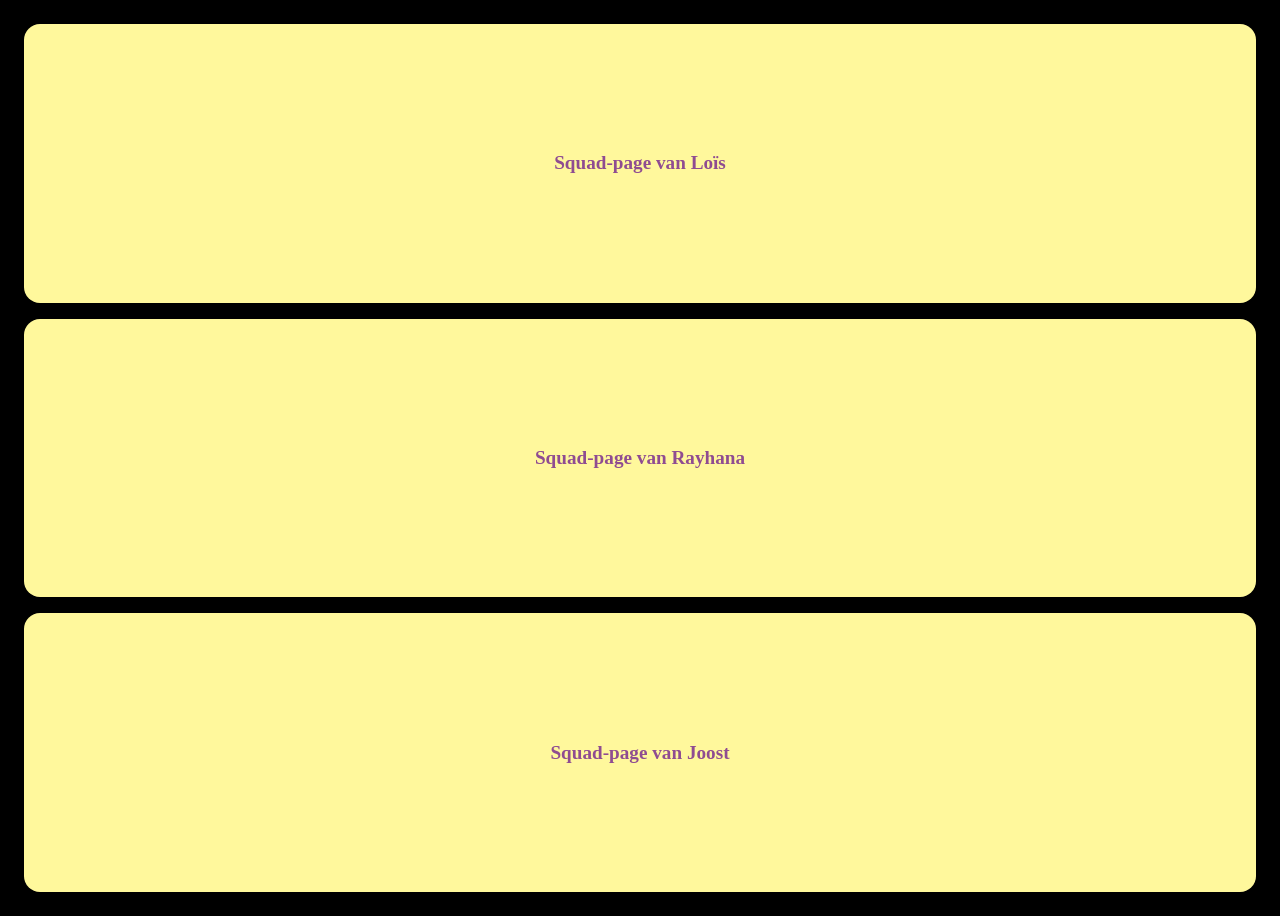
<file: index.html>
<!DOCTYPE html>
<html lang="nl">
  <head>
    <meta charset="UTF-8">
    <meta name="viewport" content="width=device-width, initial-scale=1.0">
    <title>Squadpage Team123</title>
    <link rel="stylesheet" href="styles/style.css">
  </head>
  <body>

    <nav>
        <a href="indexlois.html">Squad-page van Loïs</a>
        <a href="indexray.html">Squad-page van Rayhana</a>
        <a href="indexJoost.html">Squad-page van Joost</a>
    </nav>
   
  </body>
</html>
</file>
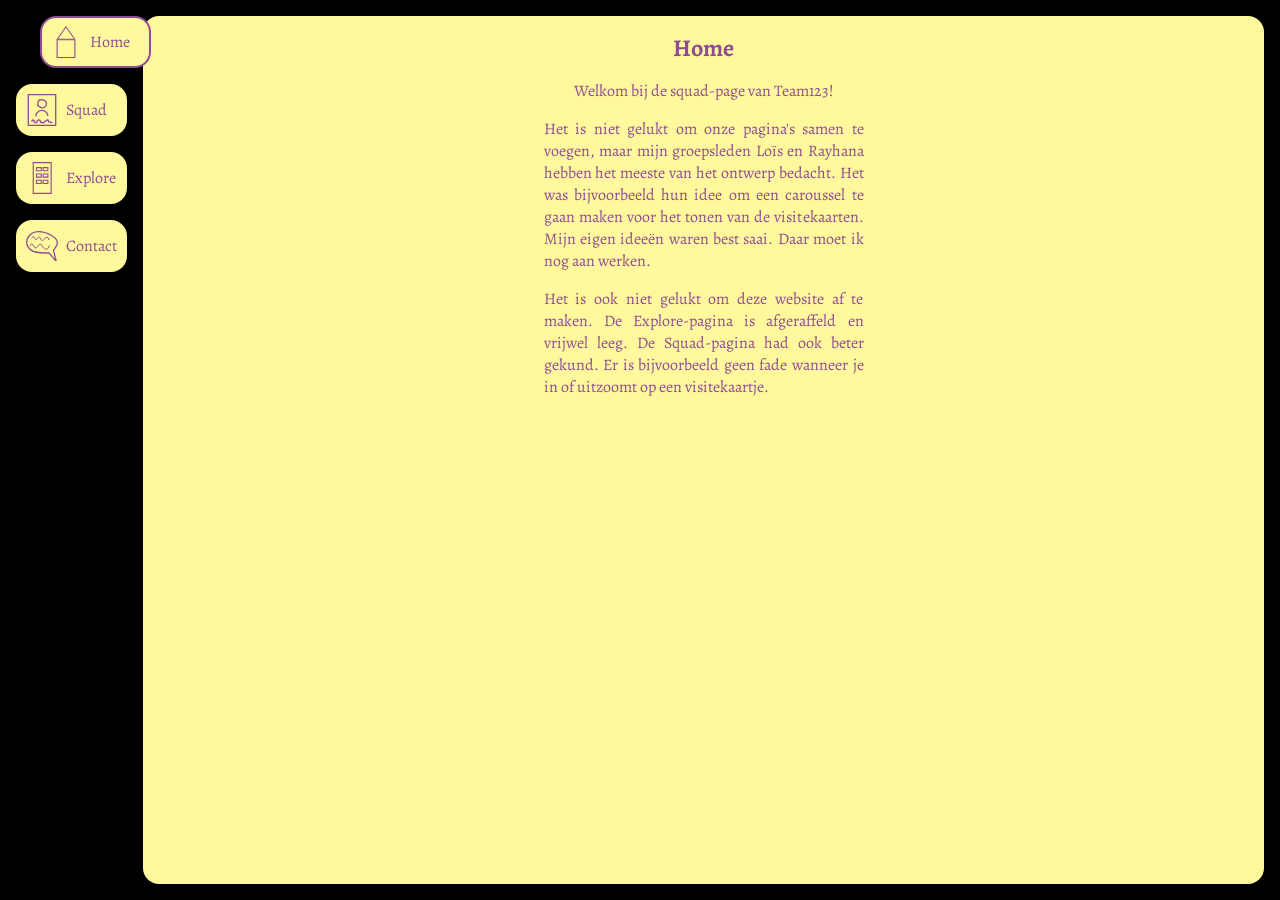
<file: indexJoost.html>
<!DOCTYPE html>
<html lang="nl">
  <head>
    <meta charset="UTF-8">
    <meta name="viewport" content="width=device-width, initial-scale=1.0">
    <title>Squadpage Team123</title>
    <link rel="stylesheet" href="styles/styleJoost.css">
  </head>
  <body>

    <section id="home">
      <h1>Home</h1>

      <p>Welkom bij de squad-page van Team123!</p>

      <p>Het is niet gelukt om onze pagina's samen te voegen,
        maar mijn groepsleden Loïs en Rayhana hebben het meeste van het ontwerp bedacht.
        Het was bijvoorbeeld hun idee om een caroussel te gaan maken voor het tonen van de
        visitekaarten. Mijn eigen ideeën waren best saai. Daar moet ik nog aan werken.
      </p>

      <p>Het is ook niet gelukt om deze website af te maken. De Explore-pagina is afgeraffeld en vrijwel leeg.
        De Squad-pagina had ook beter gekund. Er is bijvoorbeeld geen fade wanneer je in of uitzoomt op een
        visitekaartje.
      </p>
    </section>

    <section id="squad">
      <h1>The Squad</h1>
      <p class="slogan">Meet the creative minds behind the code and design</p>

      <div class="kaartBrowser">
        <button>
          <svg viewbox="0 0 64 64">
            <use href="assets/joost/Pijl.svg#icoon" />
          </svg>
        </button>

        <search>
          <form>
            <input name="zoektekst" type="text">
            <button type="submit">
              <svg viewbox="0 0 64 64">
                <use href="assets/joost/Loep.svg#icoon" />
              </svg>
            </button>
          </form>
        </search>

        <button>
          <svg viewbox="0 0 64 64">
            <use href="assets/joost/Pijl.svg#icoon" />
          </svg>
        </button>

        <!--Hierin komen de visitekaartjes.-->
        <div class="visitekaartjes"></div>
      </div>

    </section>

    <section id="explore">
        <h1>Campus</h1>

        <article>
          <h2>Bibliotheek</h2>
          <p>
            Er is een bibliotheek op de eerste verdieping van het Kohnstammhuis.
            Je kan er natuurlijk boeken lenen, maar er zijn ook leuke tijdschriften
            zoals "De Groene Amsterdammer". De tijdschriften mag je niet lenen, maar die
            kan je wel lezen wanneer je in de bibliotheek bent.
          </p>

          <p>
            Er zijn ook studieplekken in de bibliotheek.
          </p>
        </article>
    </section>

    <section id="contact">
      <h1>Contact</h1>

      <p>
        Wij zijn Loïs Aantjens, Rayhana El Markouchi en Joost Oudejans. Wilt u ons ontmoeten,
        dan kan dat tijdens de colleges van de opleiding Frontend Design and Development van
        de AUAS. De college's zijn gewoonlijk op de vierde verdieping van het Theo Thijssenhuis.
      </p>

      <address>
        <p>
          Wibautstraat 2-4 <br>
          1091 GM <br>
          Amsterdam
        </p>
      </address>

      <p>
        Bent u een student of een professor van onze opleiding, dan kunt u ons ook een bericht
        sturen via het chatprogramma Teams van dat stomme Amerikaanse bedrijf.
      </p>
    </section>

    <nav>
        <a href="#home">
          <svg viewbox="0 0 64 64">
            <use href="assets/joost/Huis.svg#icoon" />
          </svg>
          <span>Home</span></a>
        <a href="#squad">
          <svg viewbox="0 0 64 64">
            <use href="assets/joost/Visitekaart.svg#icoon" />
          </svg>
          <span>Squad</span></a>
        <a href="#explore">
          <svg viewbox="0 0 64 64">
            <use href="assets/joost/Campus.svg#icoon" />
          </svg>
          <span>Explore</span></a>
        <a href="#contact">
          <svg viewbox="0 0 64 64">
            <use href="assets/joost/Tekstballon.svg#icoon" />
          </svg>
          <span>Contact</span></a>
    </nav>

    <script type="module" src="scripts/scriptJoost.js"></script>

  </body>
</html>
</file>
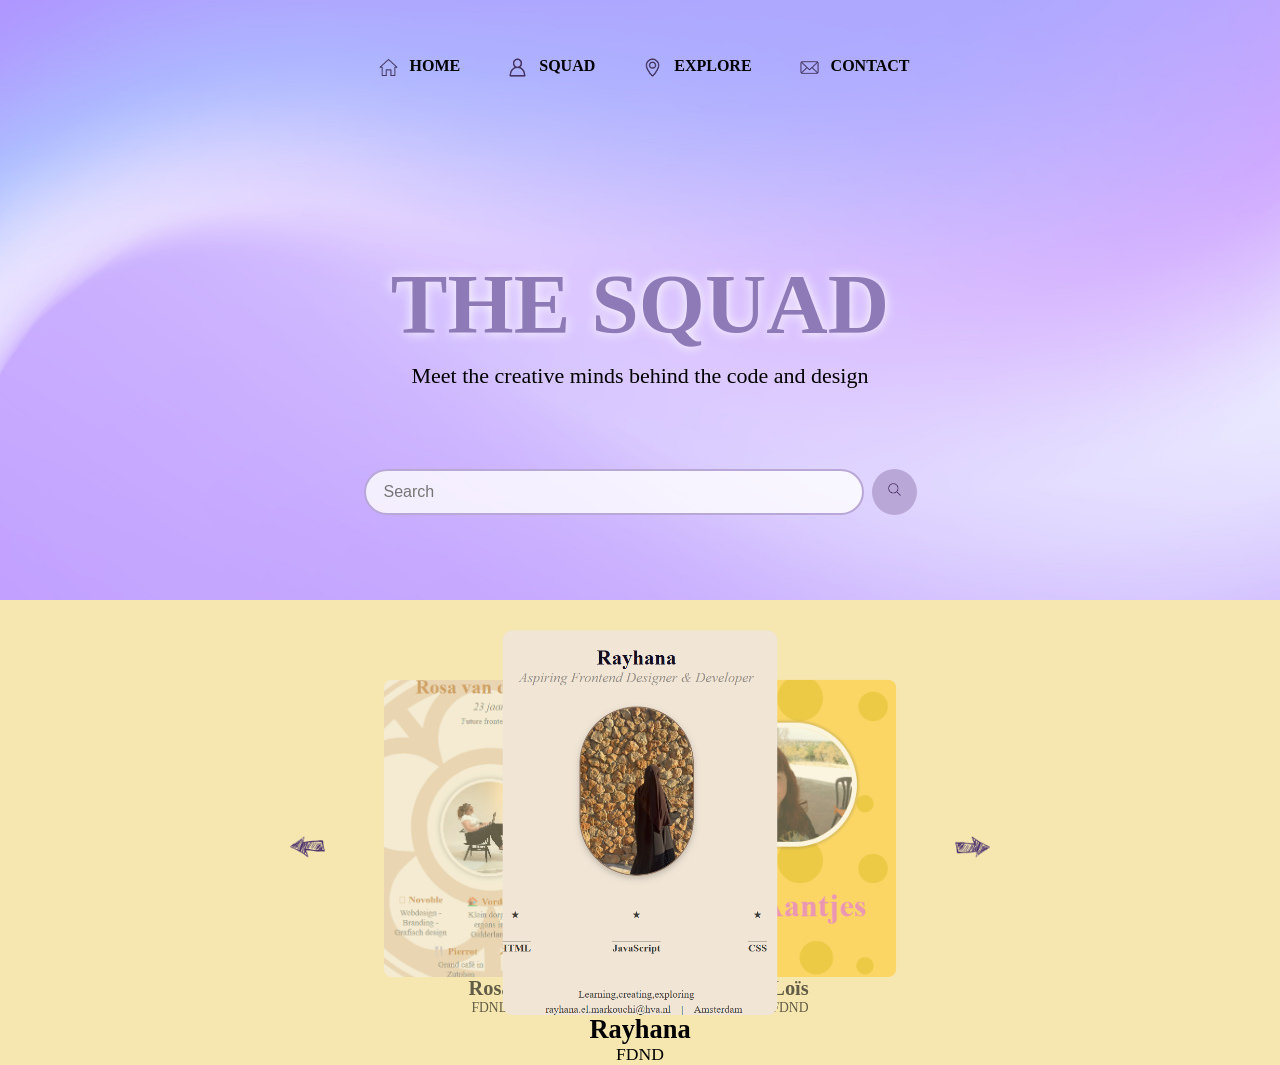
<file: indexray.html>
<!DOCTYPE html>
<html lang="nl">
  <head>
    <meta charset="UTF-8">
    <meta name="viewport" content="width=device-width, initial-scale=1.0">
    <title>SQUAD PAGE</title>
    <link rel="stylesheet" href="styleray.css">
  </head>

<body>
    <header id="home">  
    <nav> 
    <a href="#home">
    <img src="homeicon_paars.png" alt="Home"> HOME
</a>



<a href="#squad">
    <img src="Squadicoon_paars.png" alt="squad"> SQUAD
</a>


    <a href="#explore">
    <img src="exploreicoon_paars.png" alt="explore"> EXPLORE
</a>

     <a href="#contact">
    <img src="Contacticon_paars.png" alt="contact"> CONTACT
</a>
</nav>


  


    <h1>THE SQUAD</h1>
    <p>Meet the creative minds behind the code and design</p>

<section class="search">
    <input type="search" placeholder="Search">
    <button>
        <img src="searchicoon_paars.png" alt="Search">
    </button>
</section>
</header>

  



<main>


<section id="squad" class="card-preview">

    <button class="arrow">
    <img src="arrow_left.png" alt="previous">
</button>


    <div>
        <img src="Visitekaartjes/Visitekaartje_ray.png">
        <h2>Rayhana</h2>
        <p>FDND</p>
    </div>

    <div>
        <img src="Visitekaartjes/Visitekaartje_loïs.png">
        <h2>Loïs</h2>
        <p>FDND</p>
    </div>

    <div>
        <img src="Visitekaartjes/Visitekaartje_joost.png">
        <h2>Joost</h2>
        <p>FDND</p>
    </div> 

    <div>
        <img src="Visitekaartjes/Visitekaartje_emmanuel.png">
        <h2>Emmanuel</h2>
        <p>FDND</p>
    </div> 

    <div>
        <img src="Visitekaartjes/Visitekaartje_aya.png">
        <h2>Aya</h2>
        <p>FDND</p>
    </div> 

    <div>
        <img src="Visitekaartjes/Visitekaartje_lyanne.png">
        <h2>Lyanne</h2>
        <p>FDND</p>
    </div> 

    <div>
        <img src="Visitekaartjes/Visitekaartje_aliya.png">
        <h2>Aliya</h2>
        <p>FDND</p>
    </div> 

    <div>
        <img src="Visitekaartjes/Visitekaartje_david.png">
        <h2>David</h2>
        <p>FDND</p>
    </div> 

    <div>
        <img src="Visitekaartjes/Visitekaartje_miriale.png">
        <h2>Miriale</h2>
        <p>FDND</p>
    </div> 

    <div>
        <img src="Visitekaartjes/Visitekaartje_wesley.png">
        <h2>Wesley</h2>
        <p>FDND</p>
    </div> 

    <div>
        <img src="Visitekaartjes/Visitekaartje_melissa.png">
        <h2>Melissa</h2>
        <p>FDND</p>
    </div> 

    <div>
        <img src="Visitekaartjes/Visitekaartje_rick.png">
        <h2>Rick</h2>
        <p>FDND</p>
    </div> 

    <div>
       <img src="Visitekaartjes/Visitekaartje_savannah.png">
        <h2>Savannah</h2>
        <p>FDND</p>
    </div> 

    <div>
       <img src="Visitekaartjes/Visitekaartje_younes.png">
        <h2>Younes</h2>
        <p>FDND</p>
    </div> 

    <div>
       <img src="Visitekaartjes/Visitekaartje_sun.png">
        <h2>Sun</h2>
        <p>FDND</p>
    </div> 

    <div>
       <img src="Visitekaartjes/Visitekaartje_jarellsa.png">
        <h2>Jarellsa</h2>
        <p>FDND</p>
    </div> 

    <div>
       <img src="Visitekaartjes/Visitekaartje_mika.png">
        <h2>Mika</h2>
        <p>FDND</p>
    </div> 

     <div>
        <img src="Visitekaartjes/Visitekaartje_britt.png">
        <h2>Britt</h2>
        <p>FDND</p>
    </div> 

    <div>
        <img src="Visitekaartjes/Visitekaartje_justin.png">
        <h2>Justin</h2>
        <p>FDND</p>
    </div> 

    <div>
        <img src="Visitekaartjes/Visitekaartje_hajar.png">
        <h2>Hajar</h2>
        <p>FDND</p>
    </div> 

    <div>
        <img src="Visitekaartjes/Visitekaartje_sophie.png">
        <h2>Sophie</h2>
        <p>FDND</p>
    </div> 

    <div>
        <img src="Visitekaartjes/Visitekaartje_rabia.png">
        <h2>Rabia</h2>
        <p>FDND</p>
    </div> 

    <div>
        <img src="Visitekaartjes/Visitekaartje_queeny.png">
        <h2>Queeny</h2>
        <p>FDND</p>
    </div> 

    <div>
        <img src="Visitekaartjes/Visitekaartje_chahed.png">
        <h2>Chahed</h2>
        <p>FDND</p>
    </div> 

    <div>
        <img src="Visitekaartjes/Visitekaartje_sam.png">
        <h2>Sam</h2>
        <p>FDND</p>
    </div>

    <div>
        <img src="Visitekaartjes/Visitekaartje_beyza.png">
        <h2>Beyza</h2>
        <p>FDND</p>
    </div>

    <div>
        <img src="Visitekaartjes/Visitekaartje_ahmet.png">
        <h2>Ahmet</h2>
        <p>FDND</p>
    </div>

    <div>
        <img src="Visitekaartjes/Visitekaartje_noey.png">
        <h2>Noey</h2>
        <p>FDND</p>
    </div>

    <div>
        <img src="Visitekaartjes/Visitekaartje_lyndsey.png">
        <h2>Lyndsey</h2>
        <p>FDND</p>
    </div>

    <div>
        <img src="Visitekaartjes/Visitekaartje_thijs.png">
        <h2>Thijs</h2>
        <p>FDND</p>
    </div>

    <div>
        <img src="Visitekaartjes/Visitekaartje_calistus.png">
        <h2>Calistus</h2>
        <p>FDND</p>
    </div>

    <div>
        <img src="Visitekaartjes/Visitekaartje_lou.png">
        <h2>Lou</h2>
        <p>FDND</p>
    </div>

    <div>
        <img src="Visitekaartjes/Visitekaartje_rowynn.png">
        <h2>Rowynn</h2>
        <p>FDND</p>
    </div>

    <div>
        <img src="Visitekaartjes/Visitekaartje_jesper.png">
        <h2>Jesper</h2>
        <p>FDND</p>
    </div>

    <div>
        <img src="Visitekaartjes/Visitekaartje_rosa.png">
        <h2>Rosa</h2>
        <p>FDND</p>
    </div>





    <button class="arrow">
    <img src="arrow_right.png" alt="next">
</button>


</section>


</main>



<script src="scriptray.js"></script>

</body>
</file>
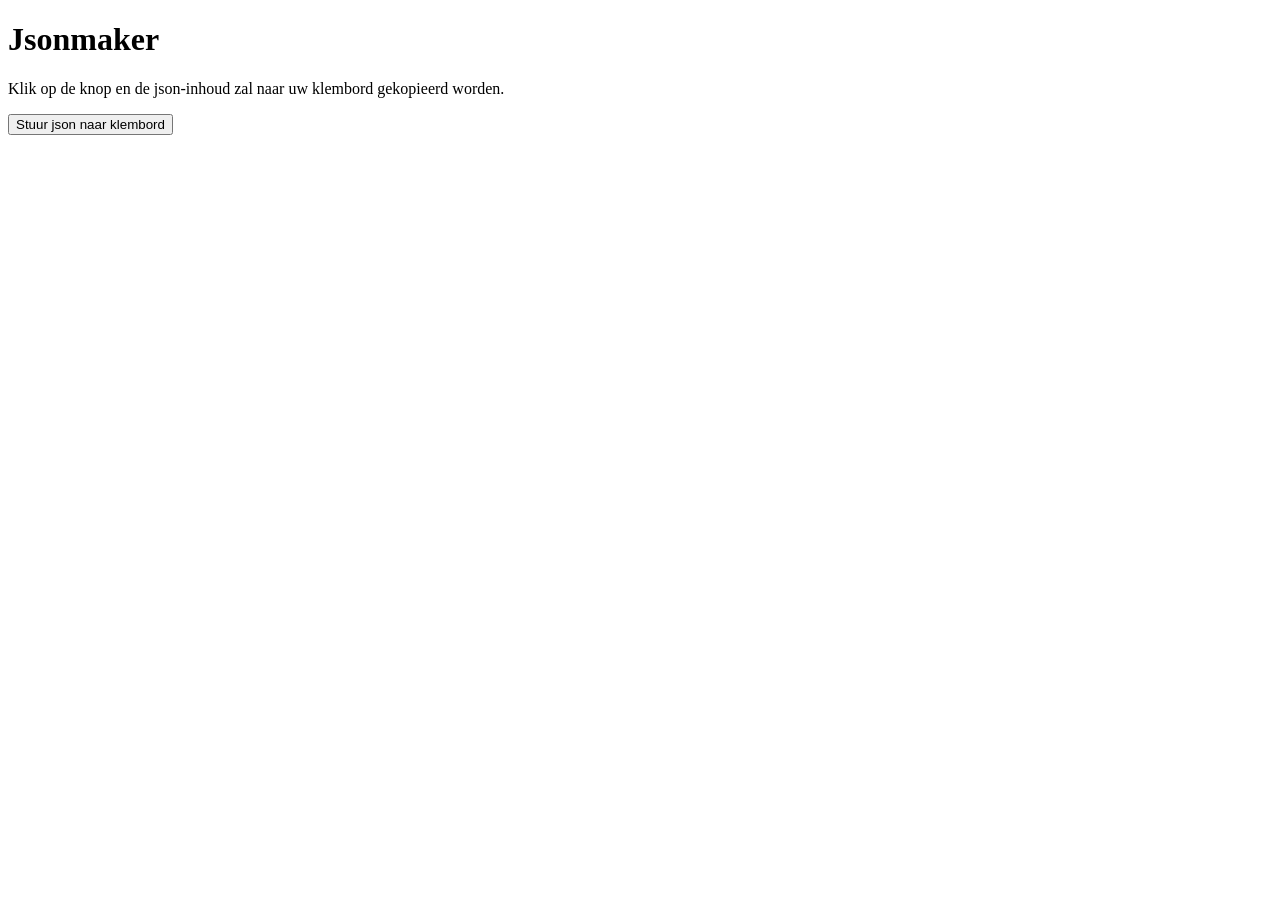
<file: hulp/Jsonmaker.html>
<!DOCTYPE html>
<html lang="nl">
  <head>
    <meta charset="UTF-8">
    <meta name="viewport" content="width=device-width, initial-scale=1.0">
    <title>Json-maker</title>
    <link rel="stylesheet" href="jsonmaker.css">
  </head>
  <body>
    <h1>Jsonmaker</h1>
    <p>Klik op de knop en de json-inhoud zal naar uw klembord
        gekopieerd worden.
    </p>

    <button>Stuur json naar klembord</button>

    <p class="verborgen">Het is gelukt. De json zit in uw klembord :).</p>
    
    <script type="module" src="jsonmaker.js"></script>
    
  </body>
</html>
</file>
<file: styles/style.css>
* {
    box-sizing: border-box;
}

:root {
    --tekstkleur: #8f4c91;
    --vakkleur: #FFF89C;
}

body {
    background-color: black;
}

nav {
    display: grid;
    grid-template-rows: repeat(3, 1fr);
    padding: 1rem;
    gap: 1rem;

    width: 100vw;
    height: 100vh;

    width: 100%;
    justify-items: stretch;
    align-items: stretch;
}

a {
    transition: 0.5s;
    background-color: var(--vakkleur);
    color: var(--tekstkleur);
    font-size: 1.2rem;
    display: flex;
    flex-direction: column;
    justify-content: center;
    text-align: center;

    border-radius: 1rem;

    text-decoration: none;
    font-weight: bold;
}

a:hover {
    color: var(--vakkleur);
    background-color: var(--tekstkleur);
}
</file>
<file: styles/styleJoost.css>
* {
    box-sizing: border-box;
}

/*Dit is nodig om --icoon-kleur animeerbaar te maken.*/
@property --icoon-kleur {
    syntax: "<color>";
    inherits: true;
    initial-value: #8f4c91;
}

:root {
    --achtergrondkleur: black;
    --tekstkleur: #8f4c91;
    --vakkleur2: #FFF56B;
    --tekstkleur2: #8f4c91;
    /* --knopkleuractief: #db3a00; */
    --knopkleuractief: #db3a00;
    --knopActiefIconkleur: white;
    --vakkleur: #FFF89C;

    --onzichtbaarZwart: #00000000;

    font-family: "Alegreya";
}

input {
    font-family: "Alegreya";
    font-size: 1rem;
}

/*Een ander letterype wordt ingeladen: Alegreya.*/
@font-face {
  font-family: "Alegreya";
  font-style:  normal;

  /*Dit zorgt ervoor dat alle cijfers even hoog en even breed zijn.*/
  font-feature-settings: "lnum", "tnum";
  src: url("../assets/joost/Alegreya-Regular.ttf")
}

/*De italic-versie van Alegreya*/
@font-face {
  font-family: "Alegreya";
  font-style:  italic;
  src: url("../assets/joost/Alegreya-Italic.ttf")
}

/*Wordt een section getarget, dan krijgt de bijbehorende navigatie-link een andere opmaak.*/
a:nth-child(1), /*Eerste nav is bij default al aan.*/
section:nth-of-type(2):target~nav>a:nth-child(2),
section:nth-of-type(3):target~nav>a:nth-child(3),
section:nth-of-type(4):target~nav>a:nth-child(4) {
    border-color: var(--tekstkleur);
    translate: 0 -1.5rem;

    @media (min-width: 30rem) {
        translate: 1.5rem 0;
    }
}

/*Maak het standaard-gedrag van de eerste navigatielink ongedaan als er een andere sectie getarget is.*/
section:nth-of-type(n + 2):target~nav>a:nth-child(1) {
    border-color: var(--onzichtbaarZwart);
    translate: 0;
}

body {
    background-color: var(--achtergrondkleur);
    display: grid;
    padding: 1rem;
    margin: 0;

    grid-template-columns: [navigatie sectie] 1fr;
    grid-template-rows: [sectie] 1fr [navigatie] max-content;

    grid-auto-flow: row;

    gap: 1rem;

    width: 100vw;
    height: 100vh;

    @media (min-width: 30rem) {
        grid-template-columns: [navigatie] max-content [sectie] 1fr;
        grid-template-rows: [navigatie sectie] 1fr;
    }

}

h1 {
    margin: 0;
}

nav {
    grid-column: navigatie / span 1;
    grid-row: navigatie / span 1;
    justify-self: center;
    display: flex;
    flex-direction: row;
    gap: 1rem;


    @media (min-width: 30rem) {
        flex-direction: column;
    }


    a {
        transition: translate 0.5s linear, border 0.5s linear;
        border: 2px solid var(--onzichtbaarZwart);
        
        display: flex;
        align-items: center;

        padding: 0.5rem;
        border-radius: 1rem;

        svg {
            width: 2rem;
            height: 2rem;
            
            --icoon-kleur: var(--tekstkleur);
        }
    }
    span {
        display: none;
        @media (min-width: 30rem) {
            margin-left: 0.5rem;
            display: block;
        }
    }
}

nav > a {
    background-color: var(--vakkleur);
    color: var(--tekstkleur);
    text-decoration: none;
}

button {
    transition: background-color 0.5s;
    background-color: var(--vakkleur2);
    color: var(--tekstkleur);
    border: 0;
    font-size: 1rem;
    border-radius: 1rem;
    padding: 0.5rem;
    cursor: pointer;
}

svg {
    transition: --icoon-kleur 0.5s;
}

button:hover {
    background-color: var(--knopkleuractief);
    svg {
        --icoon-kleur: var(--knopActiefIconkleur);
    }
}

p {
    text-align: justify;
    max-width: 20rem;
    margin: 0;
}

p.slogan {
    text-align: center;
    max-width: 100%;
    font-style: italic;
    font-size: 1.2rem;
}

address > p {
    font-style: normal;
    font-weight: bold;
}

section {
    grid-column: sectie / span 1;
    grid-row: sectie / span 1;

    background-color: var(--vakkleur);
    color: var(--tekstkleur);

    /*De <section>-elementen worden pas zichtbaar als je via een <a> naar ze gaat.*/
    display: none;
    grid-template-columns: 1fr;
    grid-auto-rows: max-content;

    gap: 1rem;

    justify-items: center;

    text-align: center;
    /*Er kan nu een container-query gebruikt worden die de breedte van deze section gebruikt.*/
    container-type: inline-size;

    border-radius: 1rem;

    overflow: auto;
    padding: 1rem;

    width: 100%;
    height: 100%;
}

/*De eerste section wordt getoond als geen een sectie getarget is.*/
section:nth-of-type(1) {
    display: grid;
}
section:nth-of-type(1):has(~section:target) {
    display: none;
}

section:nth-of-type(2) { /*Squad-sectie*/

    /*De kaartbrowser zit in de laatste rij. Die krijgt zoveel
    mogelijk ruimte. Het nadeel is wel dat je de sectie altijd naar
    beneden moet scrollen om de kaartbrowser volledig in beeld te krijgen.*/
    grid-template-rows: min-content min-content 100%;
}

section:target {
    /*Zichtbaar als je via een <a> er naartoe gaat.*/
    display: grid;
}

/*Dit voorkomt dat er een rand rond de section getekend wordt bij het openen/herladen van de pagina. */
section:focus-visible {
    outline: none;
}

.kaartBrowser {
    height: 100%;
    width: 100%;

    display: grid;
    grid-template-columns: [links kaarten zoek] 1fr [rechts] 1fr [zoek-einde kaarten-einde];
    grid-template-rows: [links rechts] min-content [kaarten] 1fr [zoek] min-content;
    gap: 0.5rem;

    /*Dit wordt uitgevoerd als het section-element minstens zo breed is als de opgegeven breedte.*/
    @container (width > 30rem) {
        grid-template-columns: [links zoek] max-content [kaarten] 1fr [kaarten-einde rechts] max-content [zoek-einde];
        grid-template-rows: [links rechts kaarten] 1fr [zoek] min-content;
    }
}

.kaartBrowser > search {
    grid-column: zoek / zoek-einde;
    display: flex;
    justify-content: center;
}

form {
    width: 10rem;
    display: grid;
    grid-template-columns: 100%;
    grid-template-rows: 3rem;

    input {
        grid-column: 1 / -1;
        grid-row: 1 / -1;
        height: 3rem;
        padding-right: 3rem;
    }

    button {
        grid-column: 1 / -1;
        grid-row: 1 / -1;
        justify-self: end;

        background-color: var(--onzichtbaarZwart);
    }

    svg {
        --icoon-kleur: black;
        display: block;
        width: 2rem;
    }

    button:hover {
        background-color: var(--knopkleuractief);
        svg {
            --icoon-kleur: var(--knopActiefIconkleur);
        }
    }
}

.kaartBrowser > button {
    display: flex;
    justify-content: center;
    align-items: center;

    align-self: center;

    svg {
        width: 2rem;
        display: block;
        --icoon-kleur: var(--tekstkleur);
    }

    &:hover > svg {
        --icoon-kleur: white;
    }

    &:nth-of-type(1) {
        grid-area: links;
        justify-self: start;

        scale: -1 1;
    }
    &:nth-of-type(2) {
        grid-area: rechts;
        justify-self: end;
    }
}

.visitekaartjes {
    grid-column: kaarten / kaarten-einde;
    grid-row: kaarten;

    /*Scroll-snapping is verplicht in de x-richting. De snap-locaties worden bepaald door de <article>-elementen*/
    scroll-snap-type: x mandatory;

    justify-self: stretch;
    align-self: stretch;

    overflow-x: auto;
    display: grid;
    gap: 1rem;
    grid-template-rows: repeat(auto-fit, minmax(15rem, 1fr));

    grid-auto-flow: column;

    grid-auto-columns: 18rem;
}

.visitekaartjes > article {
    /*De linkerkant van een <article> is een scroll-snap-locatie*/
    scroll-snap-align: start;
    padding: 0.5rem;
    display: grid;
    grid-template-columns: [zoom] 1fr [link] 1fr;
    grid-template-rows: [afbeelding] 1fr [naam] min-content [zoom link] min-content;
    border-radius: 1rem;
    background-color: var(--vakkleur2);

    justify-items: center;

    gap: 0.5rem;

    &.verdwenen {
        display: none;
    }

    h2, div {
        grid-column: 1 / -1;
    }

    h2 {
        font-size: 1.2rem;
        font-weight: normal;
        grid-row: naam;
        margin: 0;
        background-color: var(--vakkleur);
        padding: 0.5rem;
        border-radius: 1rem;
    }

    div {
        grid-row: afbeelding;
        align-self: stretch;
        justify-self: stretch;
        position: relative;
        display: flex;
        justify-content: center;

        transition: background-color 1s;
    }

    &.zoomAfbeelding {
        z-index: 1;
        position: fixed;
        width: 100vw;
        height: 100vh;
        top: 0;
        left: 0;

        grid-template-columns: [afbeelding] 1fr;
        grid-template-rows: [afbeelding] 1fr;

        & > a, & > button {
            display: none;
        }

    }

    img {
        position: absolute;
        max-width: 100%;
        max-height: 100%;
        border-radius: 1rem;
    }

    a {
        grid-column: link;
        grid-row: link;
        padding: 0.5rem;
        background-color: var(--tekstkleur);
        border-radius: 1rem;
        transition: background-color  0.5s;
    }

    button {
        grid-column: zoom;
        grid-row: zoom;
        padding: 0.5rem;
        background-color: var(--tekstkleur);
        border-radius: 1rem;
        transition: background-color 0.5s;
    }

    a:hover, button:hover {
        background-color: var(--knopkleuractief);
        & > svg {
            --icoon-kleur: var(--knopActiefIconkleur);
        }

    }

    svg {
        display: block;
        --icoon-kleur: var(--vakkleur);
        width: 2rem;
        height: 2rem;
    }
}

section:nth-of-type(3) > article {
    h2 {
        margin-bottom: 0;
    }

    p:has(~ p) {
        margin-bottom: 1rem;

    }
}
</file>
<file: styleray.css>
* {
    margin: 0;
    padding: 0;
}


body {
    background-color: #F6E7B0;
}


nav {
    display: flex;
    justify-content: center;
    gap: 40px;
    padding: 50px;
    
}

nav a {
    text-decoration: none;
    color: rgb(0, 0, 0);
    font-weight: bold;
}

nav a:hover {
    transform: scale(1.05);
}
img {
    width: 200px;
    height: auto;
}

nav img {
    width: 35px;
    height: 35px;
    vertical-align: middle;
    filter:drop-shadow(0px 0px 0px #000000);
}
header {
    text-align: center;
    background-image: url("gradient_paars.jpg");
    background-size: cover;
    background-position: center;
    height: 600px;
    position: relative;
    overflow: hidden;
}

header > * {
    position: relative;
    z-index: 1;
}


h1 {
    font-size: 85px;
    margin-top: 120px;
    margin-bottom: 10px;
    text-align: center;
    color:#8f7ab8;
    text-shadow: 0px 0px 12px rgb(255, 255, 255);

}

header p {
    font-family: "Segoe Script", cursive;
    font-size: 22px;
    font-weight: normal;
    margin-top: 0;
}
    
.search {
    display: flex;
    justify-content: center;
    margin-top: 80px;
}



.search input {
    width: 500px;
    padding: 12px 18px;
    border: 2px solid #b9a7d8;
    border-radius: 25px;
    background-color: rgba(255, 255, 255, 0.8);
    font-size: 16px;
    outline: none;
}

.search button {
    margin-left: 8px;
    width: 45px;
    border: none;
    border-radius: 50%;
    background-color: #b9a7d8;
    cursor: pointer;
    font-size: 18px;
}

.search button img {
    width: 25px;
    height: 25px;
    margin-top: auto;
    margin-bottom: auto;
}




.card-preview {
    display: flex;
    align-items: center;
    justify-content: center;
    gap: 20px;
    margin-top: 50px;
    max-width: 900px;
    margin-left: auto;
    margin-right: auto;
}
.arrow {
    background: none;
    border: none;
    cursor: pointer;
    padding: 0;
    display: flex;
    align-items: center;
    z-index: 10;
}
.card-preview .arrow img {
    width: 75px;
    height: auto;
    border-radius: 0;
}
.card-preview img {
    width: 250px;
    height: 350px;
    object-fit: cover;
    border-radius: 10px;
}



.card-preview > div {
    text-align: center;
    display: none;
    flex-direction: column;
    align-items: center;
    transition: all 0.4s ease;
    position: relative;
}


.card-preview > div.active {
    display: flex;
    order: 2;
    z-index: 3;
    transform: scale(1.1);
}

.card-preview > div.prev {
    display: flex;
    order: 1;
    z-index: 1;
    transform: scale(0.85);
    margin-right: -120px; 
    opacity: 0.6;
}


.card-preview > div.next {
    display: flex;
    order: 3;
    z-index: 1;
    transform: scale(0.85);
    margin-left: -120px; 
    opacity: 0.6;
}


.arrow:first-child { order: 0; }
.arrow:last-child { order: 4; }
</file>
<file: hulp/jsonmaker.css>
.verborgen {
    display: none;
}
</file>
